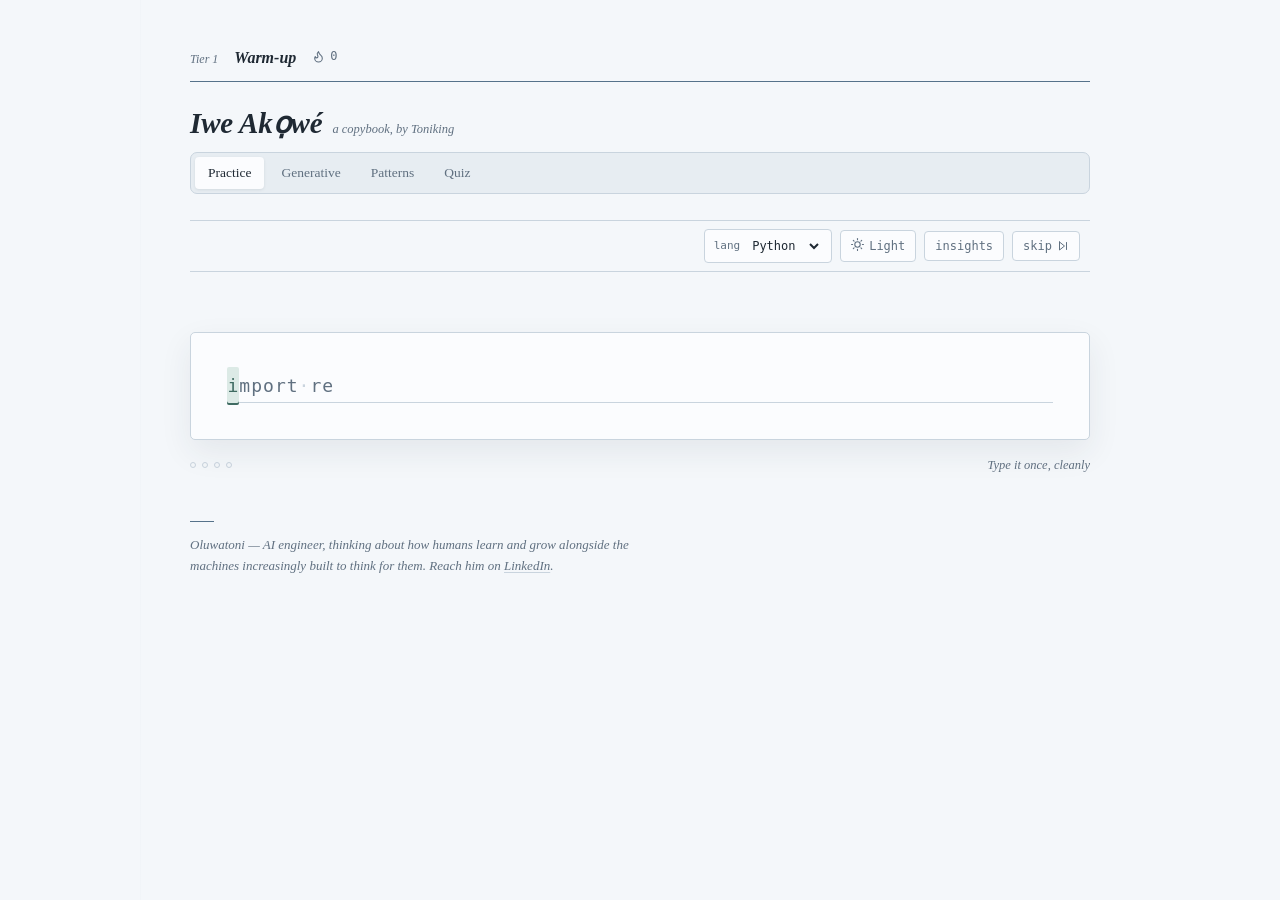
<file: index.html>
<!DOCTYPE html>
<html lang="en">
<head>
<meta charset="UTF-8">
<meta http-equiv="refresh" content="0; url=/practice.html">
<title>Iwe Akọwé</title>
</head>
<body>
  <p>Redirecting to <a href="/practice.html">Practice</a>...</p>
</body>
</html>
</file>
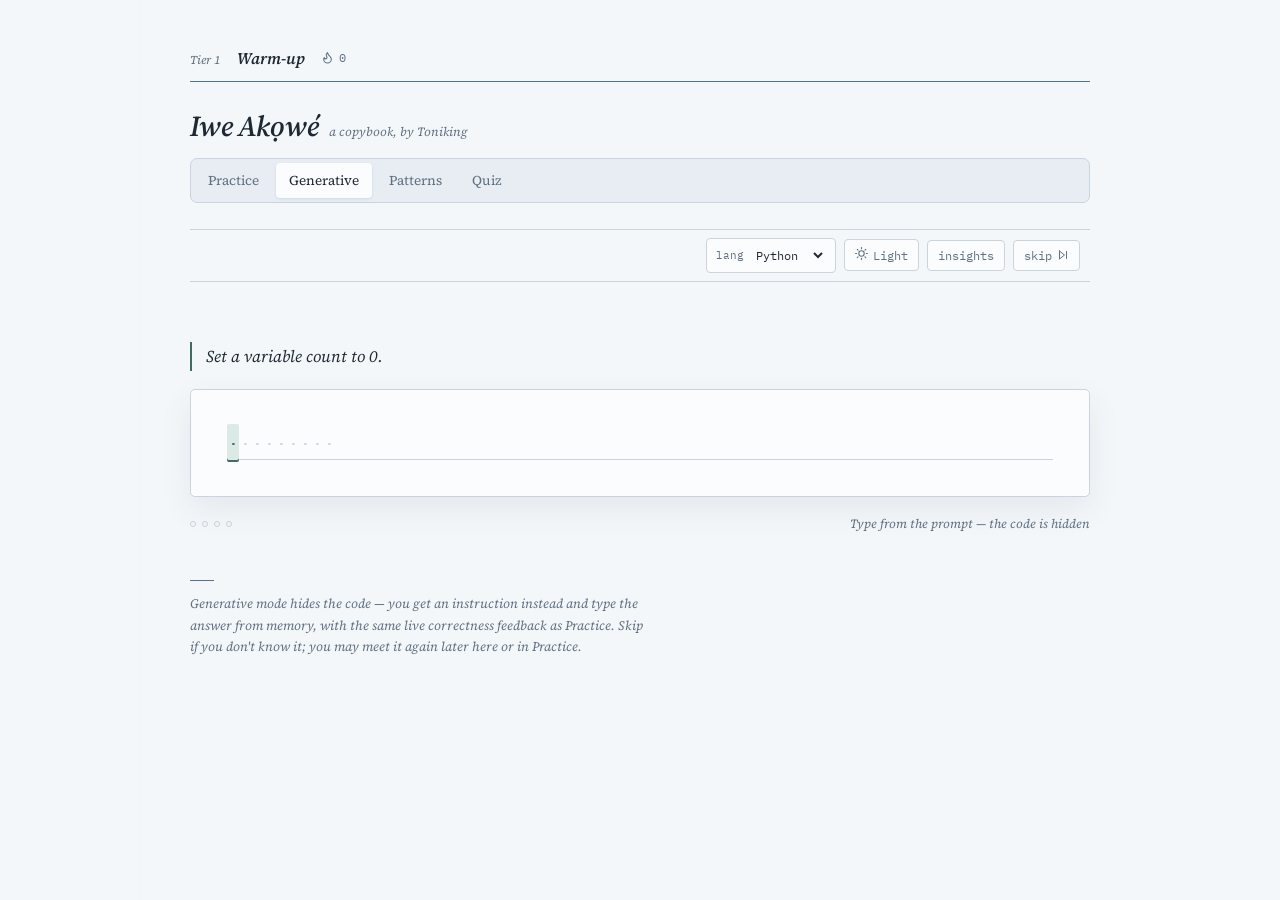
<file: generative.html>
<!DOCTYPE html>
<html lang="en">
<head>
<meta charset="UTF-8">
<meta name="viewport" content="width=device-width, initial-scale=1.0">
<title>Iwe Akọwé — Generative</title>
<link rel="stylesheet" href="/src/styles.css">
</head>
<body>
  <div id="page">
    <div id="margin">
      <div id="marginContent">
        <div class="eyebrow" id="eyebrow">Tier 1</div>
        <div class="tier-name" id="tierName">Warm-up</div>
        <div class="streak" id="streak">
          <svg width="13" height="13" viewBox="0 0 24 24" fill="none" stroke="currentColor" stroke-width="2" stroke-linecap="round" stroke-linejoin="round"><path d="M8.5 14.5A2.5 2.5 0 0 0 11 12c0-1.38-.5-2-1-3-1.072-2.143-.224-4.054 2-6 .5 2.5 2 4.9 4 6.5 2 1.6 3 3.5 3 5.5a7 7 0 1 1-14 0c0-1.153.433-2.294 1-3a2.5 2.5 0 0 0 2.5 2.5z"/></svg>
          <span id="streakVal">0</span>
        </div>
      </div>
    </div>

    <div id="content">
      <div class="app-title">
        <span class="app-title-main">Iwe Akọwé</span>
        <span class="app-title-sub">a copybook, by Toniking</span>
      </div>

      <nav class="mode-nav">
        <a href="/practice.html">Practice</a>
        <a href="/generative.html" class="active">Generative</a>
        <a href="/patterns.html">Patterns</a>
        <a href="/quiz.html">Quiz</a>
      </nav>

      <div class="header">
        <label class="lang-switcher">
          <span class="lang-label">lang</span>
          <select id="langSelect">
            <option value="python">Python</option>
            <option value="dart">Dart</option>
          </select>
        </label>
        <button class="pill-btn" id="themeToggle">
          <span id="themeIcon"></span>
          <span id="themeLabel"></span>
        </button>
        <button class="pill-btn" id="insightsBtn">insights</button>
        <button class="pill-btn" id="skipBtn">
          skip
          <svg width="12" height="12" viewBox="0 0 24 24" fill="none" stroke="currentColor" stroke-width="2" stroke-linecap="round" stroke-linejoin="round"><polygon points="5 4 15 12 5 20 5 4"/><line x1="19" y1="5" x2="19" y2="19"/></svg>
        </button>
      </div>

      <div id="breakBar">
        <span id="breakText"></span>
        <button class="notice-close" id="breakDismiss">dismiss</button>
      </div>

      <div id="tipBar"></div>

      <div class="prompt-box" id="promptText">Loading prompt&hellip;</div>

      <div class="card" id="card">
        <div id="chunkTag" class="chunk-tag" style="display:none;"></div>
        <div class="text-wrap" id="textWrap"></div>
        <textarea id="hiddenInput" class="hidden-input" spellcheck="false" autocapitalize="off" autocorrect="off"></textarea>
      </div>

      <div class="progress-row">
        <div class="dots" id="dots"></div>
        <div class="hint" id="hint"></div>
      </div>

      <div class="colophon">
        <div class="rule"></div>
        <p>Generative mode hides the code — you get an instruction instead and type the answer from memory, with the same live correctness feedback as Practice. Skip if you don't know it; you may meet it again later here or in Practice.</p>
      </div>
    </div>
  </div>

  <div id="toast"></div>

  <div id="insightsPanel">
    <div class="insights-card">
      <h2>Your rough edges</h2>
      <div class="sub">Where your hands hesitate or slip — no scores, just patterns.</div>
      <div class="insights-section">
        <h3>This session</h3>
        <div id="insightsSession"></div>
      </div>
      <div class="insights-section">
        <h3>All time</h3>
        <div id="insightsLines"></div>
      </div>
      <div class="insights-section">
        <h3>Slow transitions</h3>
        <div id="insightsTransitions"></div>
      </div>
      <div class="insights-section">
        <h3>Most-missed characters</h3>
        <div id="insightsChars"></div>
      </div>
      <div class="insights-section">
        <h3>Shift-hand usage</h3>
        <div id="insightsShift"></div>
      </div>
      <button class="insights-close" id="insightsCloseBtn">Close</button>
    </div>
  </div>

<script type="module" src="/src/main-generative.js"></script>
</body>
</html>
</file>
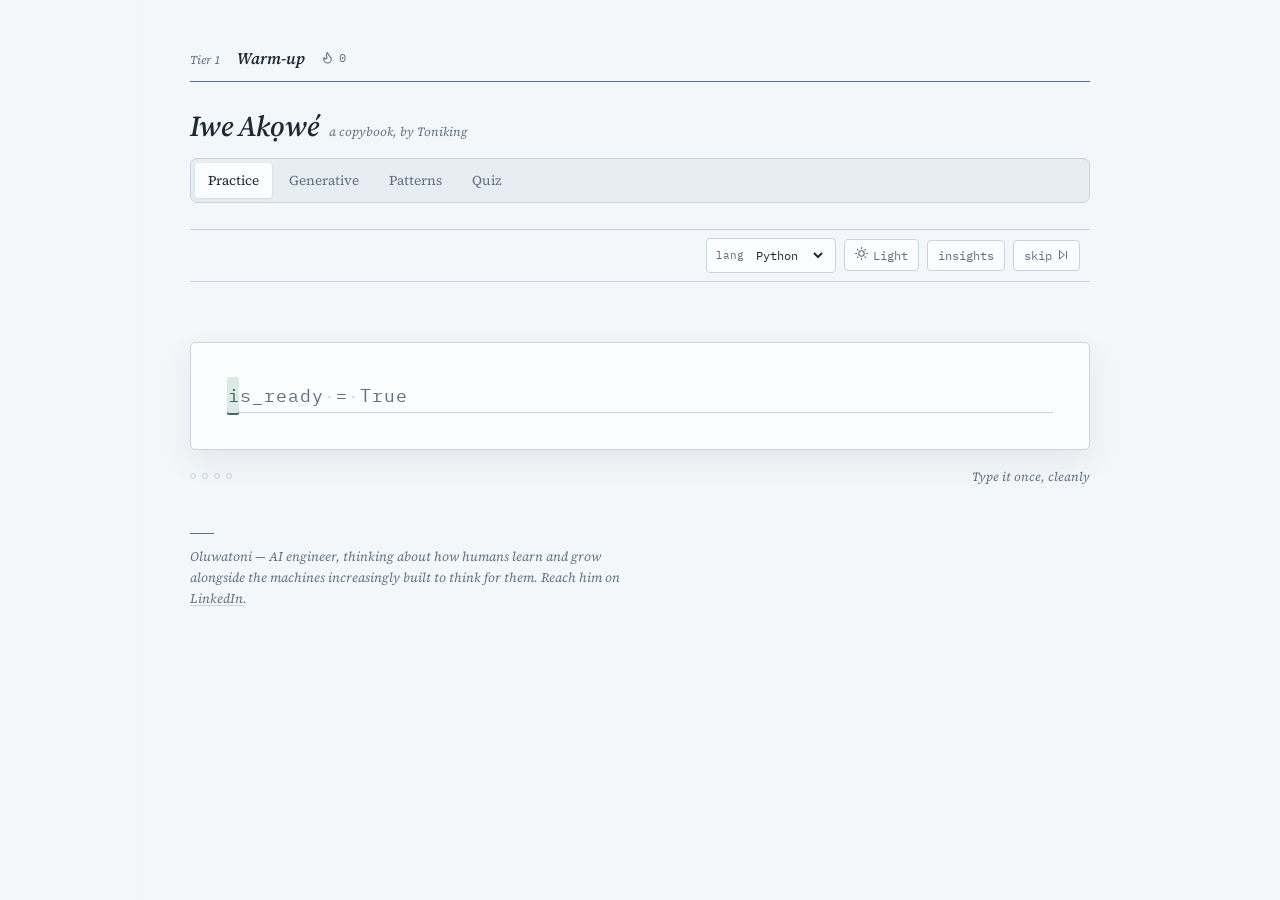
<file: practice.html>
<!DOCTYPE html>
<html lang="en">
<head>
<meta charset="UTF-8">
<meta name="viewport" content="width=device-width, initial-scale=1.0">
<title>Iwe Akọwé — Practice</title>
<link rel="stylesheet" href="/src/styles.css">
</head>
<body>
  <div id="page">
    <div id="margin">
      <div id="marginContent">
        <div class="eyebrow" id="eyebrow">Tier 1</div>
        <div class="tier-name" id="tierName">Warm-up</div>
        <div class="streak" id="streak">
          <svg width="13" height="13" viewBox="0 0 24 24" fill="none" stroke="currentColor" stroke-width="2" stroke-linecap="round" stroke-linejoin="round"><path d="M8.5 14.5A2.5 2.5 0 0 0 11 12c0-1.38-.5-2-1-3-1.072-2.143-.224-4.054 2-6 .5 2.5 2 4.9 4 6.5 2 1.6 3 3.5 3 5.5a7 7 0 1 1-14 0c0-1.153.433-2.294 1-3a2.5 2.5 0 0 0 2.5 2.5z"/></svg>
          <span id="streakVal">0</span>
        </div>
      </div>
    </div>

    <div id="content">
      <div class="app-title">
        <span class="app-title-main">Iwe Akọwé</span>
        <span class="app-title-sub">a copybook, by Toniking</span>
      </div>

      <nav class="mode-nav">
        <a href="/practice.html" class="active">Practice</a>
        <a href="/generative.html">Generative</a>
        <a href="/patterns.html">Patterns</a>
        <a href="/quiz.html">Quiz</a>
      </nav>

      <div class="header">
        <label class="lang-switcher">
          <span class="lang-label">lang</span>
          <select id="langSelect">
            <option value="python">Python</option>
            <option value="dart">Dart</option>
          </select>
        </label>
        <button class="pill-btn" id="themeToggle">
          <span id="themeIcon"></span>
          <span id="themeLabel"></span>
        </button>
        <button class="pill-btn" id="insightsBtn">insights</button>
        <button class="pill-btn" id="skipBtn">
          skip
          <svg width="12" height="12" viewBox="0 0 24 24" fill="none" stroke="currentColor" stroke-width="2" stroke-linecap="round" stroke-linejoin="round"><polygon points="5 4 15 12 5 20 5 4"/><line x1="19" y1="5" x2="19" y2="19"/></svg>
        </button>
      </div>

      <div id="breakBar">
        <span id="breakText"></span>
        <button class="notice-close" id="breakDismiss">dismiss</button>
      </div>

      <div id="tipBar"></div>

      <div class="card" id="card">
        <div id="chunkTag" class="chunk-tag" style="display:none;"></div>
        <div class="text-wrap" id="textWrap"></div>
        <textarea id="hiddenInput" class="hidden-input" spellcheck="false" autocapitalize="off" autocorrect="off"></textarea>
      </div>

      <div class="progress-row">
        <div class="dots" id="dots"></div>
        <div class="hint" id="hint"></div>
      </div>

      <div class="colophon">
        <div class="rule"></div>
        <p>Oluwatoni — AI engineer, thinking about how humans learn and grow alongside the machines increasingly built to think for them. Reach him on <a href="https://www.linkedin.com/in/oluwatoniemmanuel" target="_blank" rel="noopener">LinkedIn</a>.</p>
      </div>
    </div>
  </div>

  <div id="toast"></div>

  <div id="insightsPanel">
    <div class="insights-card">
      <h2>Your rough edges</h2>
      <div class="sub">Where your hands hesitate or slip — no scores, just patterns.</div>
      <div class="insights-section">
        <h3>This session</h3>
        <div id="insightsSession"></div>
      </div>
      <div class="insights-section">
        <h3>All time</h3>
        <div id="insightsLines"></div>
      </div>
      <div class="insights-section">
        <h3>Slow transitions</h3>
        <div id="insightsTransitions"></div>
      </div>
      <div class="insights-section">
        <h3>Most-missed characters</h3>
        <div id="insightsChars"></div>
      </div>
      <div class="insights-section">
        <h3>Shift-hand usage</h3>
        <div id="insightsShift"></div>
      </div>
      <button class="insights-close" id="insightsCloseBtn">Close</button>
    </div>
  </div>

<script type="module" src="/src/main-practice.js"></script>
</body>
</html>
</file>
<file: src/styles.css>
@import url('https://fonts.googleapis.com/css2?family=IBM+Plex+Mono:wght@400;500;600&family=Source+Serif+4:ital,wght@0,400;0,500;0,600;1,400;1,500&display=swap');

/*
  Iwe Akọwé — The Copybook.
  Design concept: a ruled exercise-book page. A margin rule (the
  correction-red vertical line) runs down the left edge, the way a
  teacher's copybook has a margin for marks and notes. Status/progress
  for whatever you're doing lives in that margin, vertically, in small
  serif italic — not as app chrome (no ALL-CAPS eyebrows, no meta strings
  joined by middle dots). The content area is ruled with faint horizontal
  baselines, like guide lines for handwriting; typed/practiced text sits
  on those lines. Read content (questions, prompts, descriptions) is set
  in Source Serif 4 — the "model text" you study. Anything actually
  typed or shown as code stays in IBM Plex Mono, since code benefits from
  real monospace alignment; that's a functional choice, not a labeling
  tic.
*/

:root {
  --paper: #F4F7FA;
  --paper-dim: #E7EDF2;
  --paper-raised: #FBFCFE;
  --ink: #1F2933;
  --ink-faint: #607080;
  --ink-ghost: #C9D4DE;
  --margin: #55728A;
  --margin-soft: #DCE7EF;
  --accent: #3F6B62;
  --accent-soft: #DCEAE6;
  --radius: 5px;
  --shadow: 0 12px 32px rgba(36, 55, 70, 0.08);
}

:root[data-theme="dark"] {
  --paper: #182127;
  --paper-dim: #222D35;
  --paper-raised: #2A3740;
  --ink: #E4EDF2;
  --ink-faint: #9EAFBA;
  --ink-ghost: #3A4852;
  --margin: #8FAFC2;
  --margin-soft: #2C3D48;
  --accent: #78B5A5;
  --accent-soft: #233D3A;
  --shadow: 0 12px 32px rgba(0, 0, 0, 0.2);
}

html { transition: background-color 200ms ease; }
body { transition: background-color 200ms ease, color 200ms ease; }
* { box-sizing: border-box; }

body {
  margin: 0;
  min-height: 100vh;
  background-color: var(--paper);
  background-image: linear-gradient(90deg, transparent 0, transparent calc(50% - 500px), rgba(85, 114, 138, 0.035) calc(50% - 500px), transparent calc(50% - 499px));
  color: var(--ink);
  font-family: 'Source Serif 4', ui-serif, Georgia, serif;
  display: flex;
  flex-direction: column;
  align-items: center;
  justify-content: flex-start;
  padding: 48px 24px 72px;
}

/* ---------- Page frame: the ruled margin is the one bold move ---------- */
#page {
  width: 100%;
  max-width: 900px;
  display: flex;
  flex-direction: column;
}

#margin {
  width: 100%;
  position: relative;
  padding: 0 0 12px;
  margin: 0 0 24px;
  border-right: none;
  border-bottom: 1.5px solid var(--margin);
}

#marginContent {
  position: static;
  writing-mode: horizontal-tb;
  transform: none;
  font-style: italic;
  font-size: 12.5px;
  color: var(--ink-faint);
  line-height: 1.3;
  display: flex;
  flex-direction: row;
  align-items: baseline;
  gap: 16px;
  flex-wrap: wrap;
}
#marginContent .eyebrow {
  font-family: 'Source Serif 4', serif;
  font-style: italic;
  font-size: 12px;
  color: var(--ink-faint);
}
#marginContent .tier-name {
  font-family: 'Source Serif 4', serif;
  font-style: italic;
  font-weight: 600;
  font-size: 16px;
  color: var(--ink);
}
#marginContent .streak {
  display: flex;
  align-items: center;
  gap: 5px;
  font-family: 'IBM Plex Mono', monospace;
  font-size: 12px;
  font-style: normal;
  color: var(--ink-faint);
}
#marginContent .streak svg { flex-shrink: 0; }
#marginContent .streak.active { color: var(--accent); }
#marginContent .streak.active svg { color: var(--accent); }

#marginContent .streak-dots {
  display: flex;
  flex-direction: row;
  gap: 4px;
  writing-mode: horizontal-tb;
}
#marginContent .streak-dot {
  width: 5px; height: 5px; border-radius: 50%;
  border: 1.5px solid var(--ink-ghost);
  flex-shrink: 0;
  transition: background 150ms ease, border-color 150ms ease;
}
#marginContent .streak-dot.filled { background: var(--accent); border-color: var(--accent); }

#content { flex: 1; min-width: 0; }

/* ---------- Title ---------- */
.app-title {
  display: flex;
  align-items: baseline;
  gap: 10px;
  margin-bottom: 12px;
  flex-wrap: wrap;
}
.app-title-main {
  font-family: 'Source Serif 4', serif;
  font-weight: 600;
  font-style: italic;
  font-size: 29px;
  color: var(--ink);
  letter-spacing: -0.005em;
}
.app-title-sub {
  font-size: 12.5px;
  color: var(--ink-faint);
  font-style: italic;
}

/* ---------- Mode nav: plain text links, underline-on-active, no pill/tab chrome ---------- */
.mode-nav {
  display: flex;
  gap: 4px;
  margin: 0 0 26px;
  padding: 4px;
  border: 1px solid var(--ink-ghost);
  border-radius: 7px;
  background: var(--paper-dim);
}
.mode-nav a {
  font-size: 13.5px;
  text-decoration: none;
  color: var(--ink-faint);
  padding: 8px 13px;
  border-radius: 4px;
  transition: color 150ms ease, background 150ms ease, box-shadow 150ms ease;
}
.mode-nav a:hover { color: var(--ink); }
.mode-nav a.active { color: var(--ink); background: var(--paper-raised); box-shadow: 0 1px 3px rgba(36, 55, 70, 0.1); }

/* ---------- Header row: page-specific controls, quiet ---------- */
.header {
  display: flex;
  align-items: center;
  justify-content: flex-end;
  gap: 8px;
  margin-bottom: 24px;
  padding: 8px 10px;
  border-top: 1px solid var(--ink-ghost);
  border-bottom: 1px solid var(--ink-ghost);
  flex-wrap: wrap;
}

.pill-btn {
  display: flex;
  align-items: center;
  gap: 5px;
  background: var(--paper-raised);
  border: 1px solid var(--ink-ghost);
  border-radius: 4px;
  color: var(--ink-faint);
  font-family: 'IBM Plex Mono', ui-monospace, monospace;
  font-size: 12px;
  cursor: pointer;
  padding: 7px 10px;
  transition: border-color 150ms ease, color 150ms ease, background 150ms ease;
}
.pill-btn:hover { color: var(--ink); border-color: var(--accent); background: var(--accent-soft); }
.pill-btn:focus-visible, button:focus-visible, select:focus-visible, a:focus-visible {
  outline: 2px solid var(--accent);
  outline-offset: 2px;
}

.lang-switcher {
  display: flex;
  align-items: center;
  gap: 6px;
  border: 1px solid var(--ink-ghost);
  border-radius: 4px;
  background: var(--paper-raised);
  padding: 6px 9px;
}
.lang-switcher .lang-label {
  color: var(--ink-faint);
  font-family: 'IBM Plex Mono', monospace;
  font-size: 11px;
  flex-shrink: 0;
}
.lang-switcher select {
  background: transparent;
  border: none;
  color: var(--ink);
  font-family: 'IBM Plex Mono', monospace;
  font-size: 12px;
  cursor: pointer;
  padding: 2px 2px;
  min-width: 76px;
}

#tipBar {
  font-family: 'Source Serif 4', serif;
  font-style: italic;
  font-size: 13.5px;
  color: var(--accent);
  border-left: 2px solid var(--accent);
  padding: 2px 0 2px 12px;
  margin-bottom: 14px;
  opacity: 0;
  max-height: 0;
  overflow: hidden;
  transition: opacity 220ms ease, max-height 220ms ease, margin 220ms ease;
}
#tipBar.visible { opacity: 1; max-height: 60px; }

#breakBar {
  display: flex;
  align-items: center;
  justify-content: space-between;
  gap: 12px;
  font-family: 'Source Serif 4', serif;
  font-style: italic;
  font-size: 13.5px;
  color: var(--ink);
  border-left: 2px solid var(--ink-ghost);
  padding: 2px 0 2px 12px;
  margin-bottom: 14px;
  opacity: 0;
  max-height: 0;
  overflow: hidden;
  transition: opacity 220ms ease, max-height 220ms ease, margin 220ms ease;
}
#breakBar.visible { opacity: 1; max-height: 60px; }
#breakBar .notice-close {
  flex-shrink: 0;
  background: transparent;
  border: none;
  color: var(--ink-faint);
  font-family: 'IBM Plex Mono', monospace;
  font-size: 11px;
  cursor: pointer;
  padding: 2px 4px;
  font-style: normal;
}
#breakBar .notice-close:hover { color: var(--ink); }

/* ---------- The ruled writing area ---------- */
.card {
  position: relative;
  background: var(--paper-raised);
  border-radius: var(--radius);
  border: 1px solid var(--ink-ghost);
  box-shadow: var(--shadow);
  padding: 34px 36px;
}
.card.glow-clean { box-shadow: inset 3px 0 0 0 var(--accent); }
.card.glow-rough { box-shadow: inset 3px 0 0 0 var(--margin); }

.chunk-tag {
  font-family: 'IBM Plex Mono', monospace;
  font-size: 11px;
  color: var(--ink-faint);
  margin-bottom: 10px;
}

.text-wrap {
  position: relative;
  font-family: 'IBM Plex Mono', ui-monospace, monospace;
  font-size: 18px;
  line-height: 2.1;
  white-space: pre-wrap;
  word-break: break-word;
  background-image: repeating-linear-gradient(
    to bottom,
    transparent,
    transparent calc(2em - 1px),
    var(--ink-ghost) calc(2em - 1px),
    var(--ink-ghost) calc(2em)
  );
}

.ch { display: inline-block; border-radius: 2px; padding: 0 0.5px; transition: color 120ms ease, background-color 120ms ease; }
.ch-correct { color: var(--ink); }
.ch-wrong { color: var(--margin); background: var(--margin-soft); }
.ch-current { color: var(--accent); background: var(--accent-soft); box-shadow: inset 0 -2px 0 0 var(--accent); }
.ch-pending { color: var(--ink-faint); }
.ch-pending-space { color: var(--ink-ghost); }
.caret-return { color: var(--accent); opacity: 0.7; margin-right: 2px; }

.hidden-input {
  position: absolute;
  inset: 0;
  width: 100%;
  height: 100%;
  resize: none;
  border: none;
  outline: none;
  background: transparent;
  color: transparent;
  caret-color: transparent;
  font-family: inherit;
  font-size: inherit;
  line-height: inherit;
  padding: 0;
  margin: 0;
}
.hidden-input::selection { background: transparent; }

.progress-row {
  display: flex;
  align-items: center;
  justify-content: space-between;
  margin-top: 18px;
  gap: 12px;
  flex-wrap: wrap;
}
.hint { font-family: 'Source Serif 4', serif; font-style: italic; font-size: 12.5px; color: var(--ink-faint); }

.dots { display: flex; gap: 6px; }
.dot {
  width: 6px; height: 6px; border-radius: 50%;
  border: 1.5px solid var(--ink-ghost);
  transition: background 200ms ease, border-color 200ms ease;
}
.dot.filled { background: var(--accent); border-color: var(--accent); }

/* ---------- Colophon ---------- */
.colophon { margin-top: 48px; }
.colophon .rule { width: 24px; height: 1px; background: var(--margin); margin-bottom: 12px; }
.colophon p {
  margin: 0;
  font-family: 'Source Serif 4', serif;
  font-style: italic;
  font-size: 13px;
  line-height: 1.65;
  color: var(--ink-faint);
  max-width: 460px;
}
.colophon a {
  color: var(--ink-faint);
  text-decoration: underline;
  text-decoration-color: var(--ink-ghost);
  text-underline-offset: 2px;
}
.colophon a:hover { color: var(--accent); text-decoration-color: var(--accent); }

/* ---------- Toast ---------- */
#toast {
  position: fixed;
  bottom: 28px;
  left: 50%;
  transform: translateX(-50%) translateY(12px);
  opacity: 0;
  transition: opacity 220ms ease, transform 220ms ease;
  background: var(--ink);
  color: var(--paper);
  font-family: 'Source Serif 4', serif;
  font-style: italic;
  font-size: 13.5px;
  padding: 9px 16px;
  border-radius: var(--radius);
  pointer-events: none;
  z-index: 20;
}
#toast.visible { opacity: 1; transform: translateX(-50%) translateY(0); }

/* ---------- Insights panel ---------- */
#insightsPanel {
  position: fixed;
  inset: 0;
  background: rgba(24, 33, 39, 0.45);
  display: none;
  align-items: center;
  justify-content: center;
  padding: 20px;
  z-index: 10;
}
#insightsPanel.visible { display: flex; }
.insights-card {
  background: var(--paper);
  border-radius: var(--radius);
  border-left: 3px solid var(--margin);
  padding: 26px 28px;
  max-width: 440px;
  width: 100%;
  max-height: 80vh;
  overflow-y: auto;
}
.insights-card h2 { font-family: 'Source Serif 4', serif; font-style: italic; font-weight: 600; font-size: 18px; margin: 0 0 4px; }
.insights-card .sub { font-family: 'Source Serif 4', serif; font-style: italic; font-size: 13px; color: var(--ink-faint); margin-bottom: 18px; }
.insights-section { margin-bottom: 16px; }
.insights-section h3 {
  font-family: 'Source Serif 4', serif; font-style: italic; font-weight: 500; font-size: 13px;
  color: var(--ink-faint); margin: 0 0 8px;
}
.insights-row {
  display: flex; justify-content: space-between; align-items: center;
  font-family: 'IBM Plex Mono', monospace; font-size: 13px;
  padding: 5px 0; border-bottom: 1px solid var(--paper-dim);
}
.insights-row .val { color: var(--ink-faint); font-family: 'IBM Plex Mono', monospace; font-size: 12px; }
.insights-empty { font-family: 'Source Serif 4', serif; font-style: italic; font-size: 13px; color: var(--ink-faint); }
.insights-close {
  margin-top: 18px; width: 100%; padding: 10px; border-radius: var(--radius);
  border: none; background: var(--ink); color: var(--paper);
  font-family: 'IBM Plex Mono', monospace; font-size: 12.5px; cursor: pointer;
}

/* ---------- Generative mode: the prompt is the "model text" ---------- */
.prompt-box {
  font-family: 'Source Serif 4', serif;
  font-size: 16.5px;
  font-style: italic;
  line-height: 1.55;
  color: var(--ink);
  border-left: 2px solid var(--accent);
  padding: 2px 0 2px 14px;
  margin-bottom: 18px;
}

/* ---------- Quiz mode ---------- */
.quiz-lang-tag {
  display: inline-block;
  font-family: 'IBM Plex Mono', monospace;
  font-size: 11px;
  color: var(--ink-faint);
  margin-bottom: 14px;
}

.quiz-question {
  font-family: 'Source Serif 4', serif;
  font-size: 18px;
  line-height: 1.55;
  margin-bottom: 22px;
}

.quiz-options { display: flex; flex-direction: column; gap: 2px; }
.quiz-option {
  text-align: left;
  background: transparent;
  border: none;
  border-top: 1px solid var(--ink-ghost);
  padding: 14px 4px;
  font-family: 'Source Serif 4', serif;
  font-size: 14.5px;
  line-height: 1.5;
  color: var(--ink);
  cursor: pointer;
  transition: background 150ms ease, padding-left 150ms ease;
}
.quiz-options .quiz-option:last-child { border-bottom: 1px solid var(--ink-ghost); }
.quiz-option:hover:not(:disabled) { background: var(--paper); padding-left: 10px; }
.quiz-option:disabled { cursor: default; }
.quiz-option.correct-answer { border-left: 3px solid var(--accent); background: var(--accent-soft); padding-left: 12px; }
.quiz-option.wrong-answer { border-left: 3px solid var(--margin); background: var(--margin-soft); padding-left: 12px; }

.quiz-explanation {
  margin-top: 18px;
  font-family: 'Source Serif 4', serif;
  font-style: italic;
  font-size: 13.5px;
  line-height: 1.6;
  color: var(--ink-faint);
  border-left: 2px solid var(--ink-ghost);
  padding: 2px 0 2px 14px;
}
.quiz-explanation .verdict { font-weight: 600; font-style: normal; }
.quiz-explanation .verdict.correct { color: var(--accent); }
.quiz-explanation .verdict.wrong { color: var(--margin); }

.quiz-next-row { margin-top: 18px; display: flex; justify-content: flex-end; }
.quiz-next-btn {
  background: var(--ink);
  color: var(--paper);
  border: none;
  border-radius: var(--radius);
  font-family: 'IBM Plex Mono', monospace;
  font-size: 12.5px;
  padding: 9px 18px;
  cursor: pointer;
}

.quiz-stats-row {
  font-family: 'IBM Plex Mono', monospace;
  margin-top: 22px;
  font-size: 12px;
  color: var(--ink-faint);
}

/* ---------- Patterns mode ---------- */
.pattern-select {
  display: flex;
  gap: 20px;
  margin-bottom: 22px;
  flex-wrap: wrap;
}
.pattern-select .field {
  flex: 1;
  min-width: 160px;
  display: flex;
  flex-direction: column;
  gap: 4px;
}
.pattern-select .field-label {
  font-family: 'IBM Plex Mono', monospace;
  font-size: 11px;
  color: var(--ink-faint);
}
.pattern-select select {
  background: transparent;
  border: none;
  border-bottom: 1px solid var(--ink-ghost);
  color: var(--ink);
  font-family: 'Source Serif 4', serif;
  font-size: 14px;
  padding: 6px 0;
  cursor: pointer;
}
.pattern-select option.completed-option { color: var(--accent); }

.pattern-meta {
  margin-bottom: 18px;
}
.pattern-meta .pattern-name {
  font-family: 'Source Serif 4', serif;
  font-style: italic;
  font-weight: 600;
  font-size: 19px;
  margin-bottom: 4px;
  display: flex;
  align-items: center;
  gap: 10px;
}
.pattern-meta .pattern-category {
  font-family: 'IBM Plex Mono', monospace;
  font-size: 11px;
  color: var(--ink-faint);
  margin-bottom: 12px;
}
.pattern-meta .pattern-desc {
  font-family: 'Source Serif 4', serif;
  font-size: 14px;
  line-height: 1.6;
  color: var(--ink-faint);
}

.completed-badge {
  display: inline-flex;
  align-items: center;
  gap: 4px;
  font-family: 'IBM Plex Mono', monospace;
  font-size: 11px;
  color: var(--accent);
}

.pattern-block-progress {
  height: 2px;
  background: var(--paper-dim);
  margin-bottom: 14px;
  overflow: hidden;
}
.pattern-block-progress-fill {
  height: 100%;
  background: var(--accent);
  transition: width 120ms ease;
  width: 0%;
}

.pattern-progress-row {
  display: flex;
  justify-content: space-between;
  align-items: center;
  margin-top: 16px;
  font-family: 'IBM Plex Mono', monospace;
  font-size: 12px;
  color: var(--ink-faint);
}
.reset-btn {
  display: flex;
  align-items: center;
  gap: 5px;
  background: transparent;
  border: none;
  color: var(--ink-faint);
  font-family: 'IBM Plex Mono', monospace;
  font-size: 11.5px;
  padding: 4px 2px;
  cursor: pointer;
}
.reset-btn:hover { color: var(--margin); }

@media (prefers-reduced-motion: reduce) {
  *, *::before, *::after {
    transition-duration: 0.01ms !important;
    animation-duration: 0.01ms !important;
  }
}

@media (max-width: 520px) {
  body { padding: 28px 16px 52px; }
  #margin { padding-bottom: 10px; margin-bottom: 18px; }
  #marginContent { font-size: 11px; }
  .app-title-main { font-size: 21px; }
  .app-title-sub { font-size: 11px; }
  .mode-nav { margin-bottom: 18px; }
  .mode-nav a { flex: 1; padding: 8px 4px; text-align: center; font-size: 12px; }
  .header { justify-content: flex-start; padding: 7px 0; }
  .header .lang-switcher { flex: 1 1 100%; }
  .pill-btn { flex: 1; justify-content: center; }
  .card { padding: 22px 18px; }
  .text-wrap { font-size: 17px; }
  .quiz-question { font-size: 16px; }
  .prompt-box { font-size: 15px; }
  .colophon { margin-top: 36px; }
}
</file>
